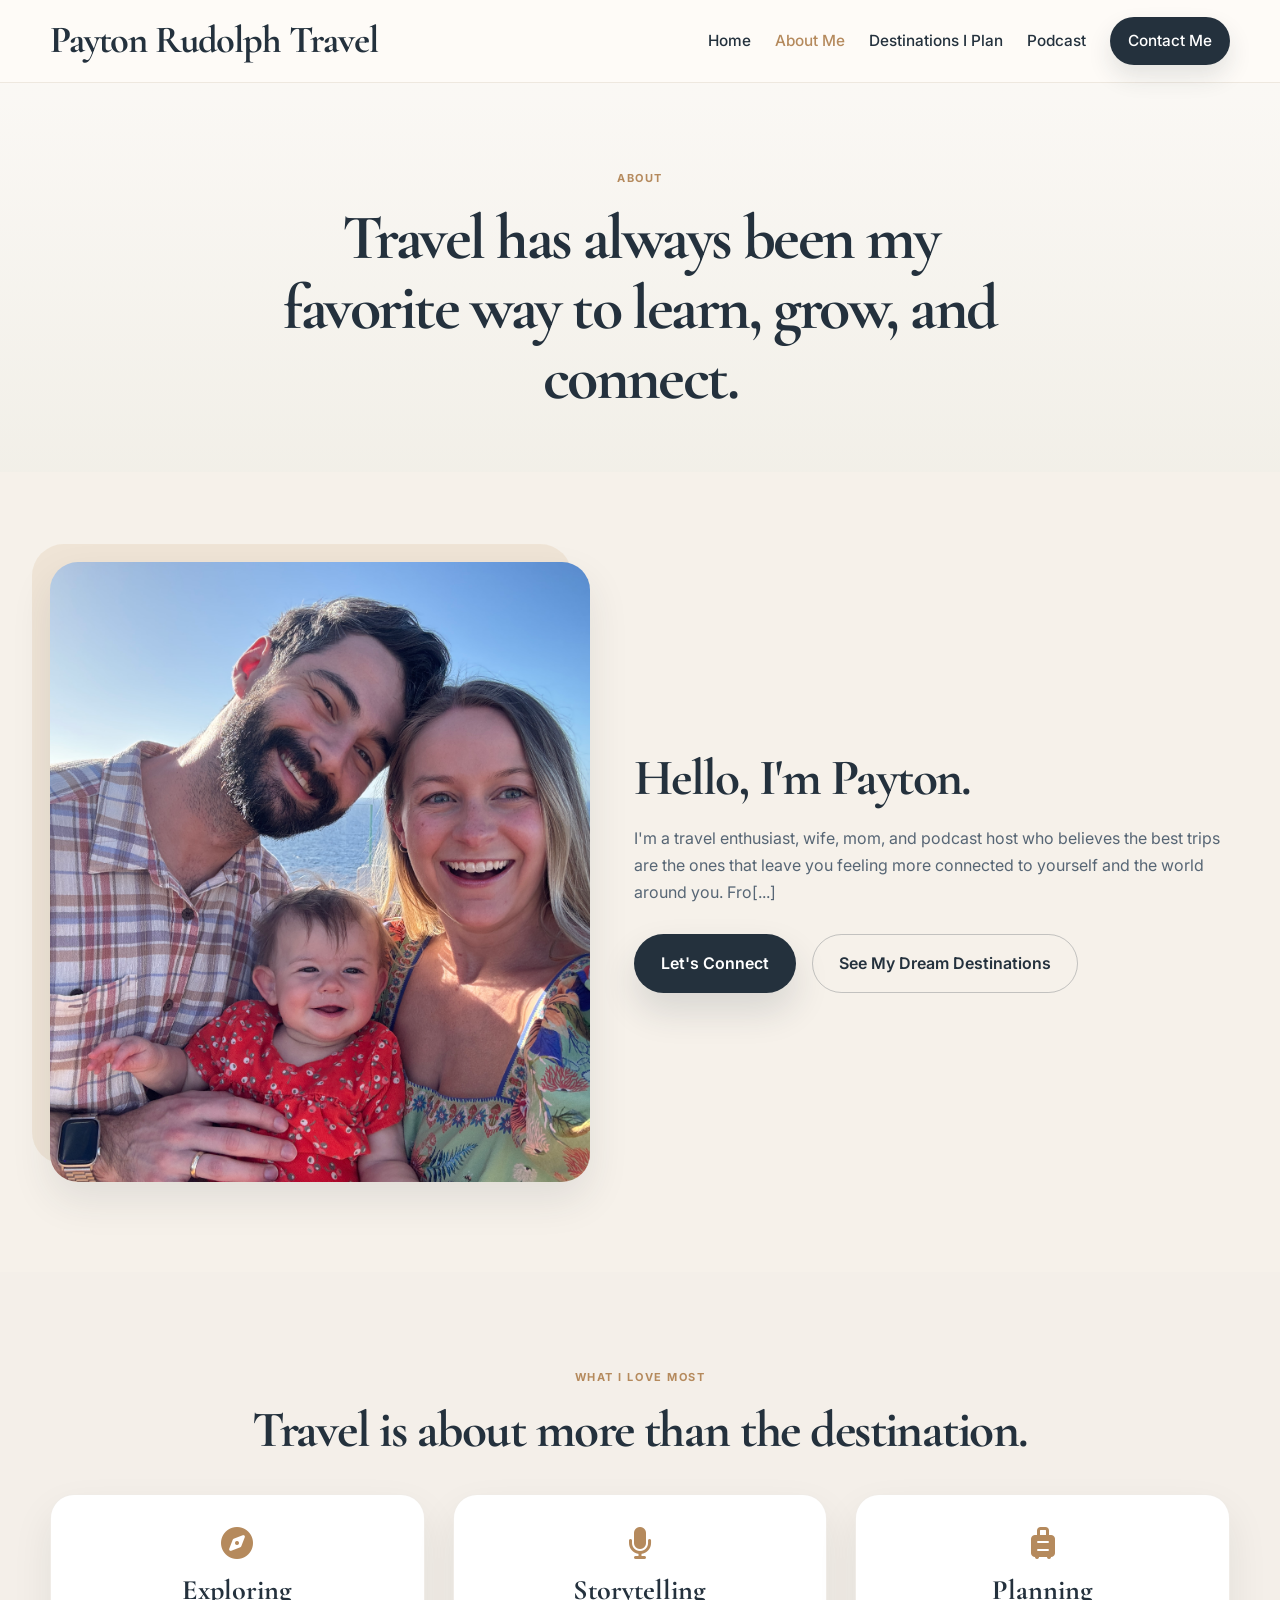
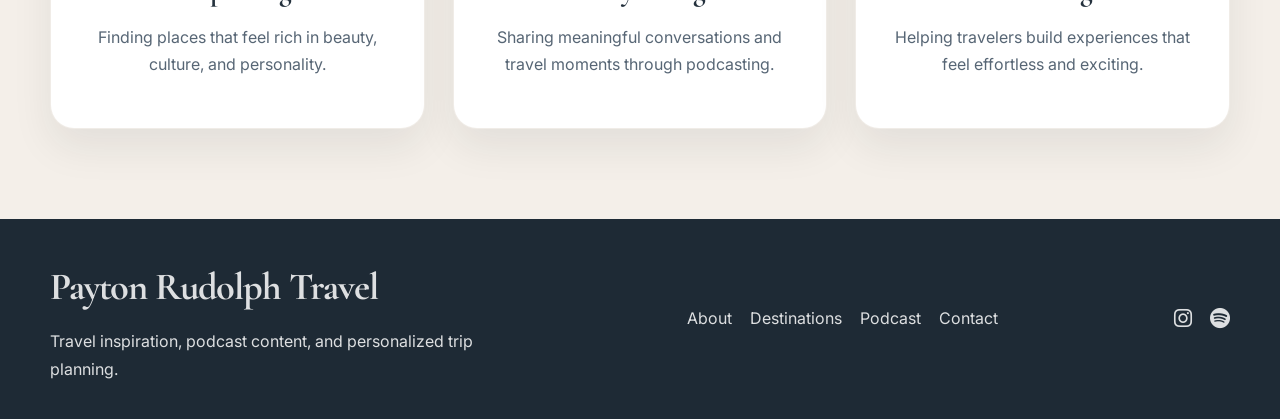
<file: about.html>
<!DOCTYPE html>
<html lang="en">
<head>
    <meta charset="UTF-8">
    <meta name="viewport" content="width=device-width, initial-scale=1.0">
    <title>About Me | Payton Rudolph Travel</title>
    <meta name="description" content="Learn more about Payton, her travel story, and her love for exploring the world." />
    <link rel="preconnect" href="https://fonts.googleapis.com">
    <link rel="preconnect" href="https://fonts.gstatic.com" crossorigin>
    <link href="https://fonts.googleapis.com/css2?family=Cormorant+Garamond:wght@500;600;700&family=Inter:wght@400;500;600;700&display=swap" rel="stylesheet">
    <link rel="stylesheet" href="styles.css">
    <link rel="stylesheet" href="https://cdnjs.cloudflare.com/ajax/libs/font-awesome/6.4.0/css/all.min.css">
</head>
<body>
    <header class="site-header">
        <nav class="navbar container">
            <a href="index.html" class="brand">Payton Rudolph Travel</a>
            <div class="nav-links">
                <a href="index.html">Home</a>
                <a href="about.html" class="active">About Me</a>
                <a href="destinations.html">Destinations I Plan</a>
                <a href="podcast.html">Podcast</a>
                <a href="contact.html" class="nav-cta">Contact Me</a>
            </div>
        </nav>
    </header>

    <main>
        <section class="page-hero">
            <div class="container narrow">
                <span class="eyebrow">About</span>
                <h1>Travel has always been my favorite way to learn, grow, and connect.</h1>
            </div>
        </section>

        <section class="section">
            <div class="container about-layout">
                <div class="about-photo-wrap">
                    <img src="CDB136E4-E88C-43CC-B14D-B1285104ED18.jpeg" alt="Payton traveling" class="about-photo">
                </div>
                <div class="about-copy">
                    <h2>Hello, I'm Payton.</h2>
                    <p>I'm a travel enthusiast, wife, mom, and podcast host who believes the best trips are the ones that leave you feeling more connected to yourself and the world around you. Fro[...]
                    <div class="mini-cta-row">
                        <a href="contact.html" class="button primary">Let's Connect</a>
                        <a href="destinations.html" class="button secondary">See My Dream Destinations</a>
                    </div>
                </div>
            </div>
        </section>

        <section class="section soft-bg">
            <div class="container">
                <div class="section-heading center">
                    <span class="eyebrow">What I love most</span>
                    <h2>Travel is about more than the destination.</h2>
                </div>
                <div class="card-grid three-up">
                    <div class="info-card">
                        <i class="fas fa-compass"></i>
                        <h3>Exploring</h3>
                        <p>Finding places that feel rich in beauty, culture, and personality.</p>
                    </div>
                    <div class="info-card">
                        <i class="fas fa-microphone"></i>
                        <h3>Storytelling</h3>
                        <p>Sharing meaningful conversations and travel moments through podcasting.</p>
                    </div>
                    <div class="info-card">
                        <i class="fas fa-suitcase-rolling"></i>
                        <h3>Planning</h3>
                        <p>Helping travelers build experiences that feel effortless and exciting.</p>
                    </div>
                </div>
            </div>
        </section>
    </main>

    <footer class="site-footer">
        <div class="container footer-inner">
            <div>
                <a href="index.html" class="brand">Payton Rudolph Travel</a>
                <p>Travel inspiration, podcast content, and personalized trip planning.</p>
            </div>
            <div class="footer-links">
                <a href="about.html">About</a>
                <a href="destinations.html">Destinations</a>
                <a href="podcast.html">Podcast</a>
                <a href="contact.html">Contact</a>
            </div>
            <div class="footer-social">
                <a href="https://www.instagram.com/travelwithpayton/" target="_blank" aria-label="Instagram"><i class="fab fa-instagram"></i></a>
                <a href="https://open.spotify.com/show/033MryGVSeMz9yE6LJ3EoC" target="_blank" aria-label="Spotify"><i class="fab fa-spotify"></i></a>
            </div>
        </div>
    </footer>
</body>
</html>
</file>
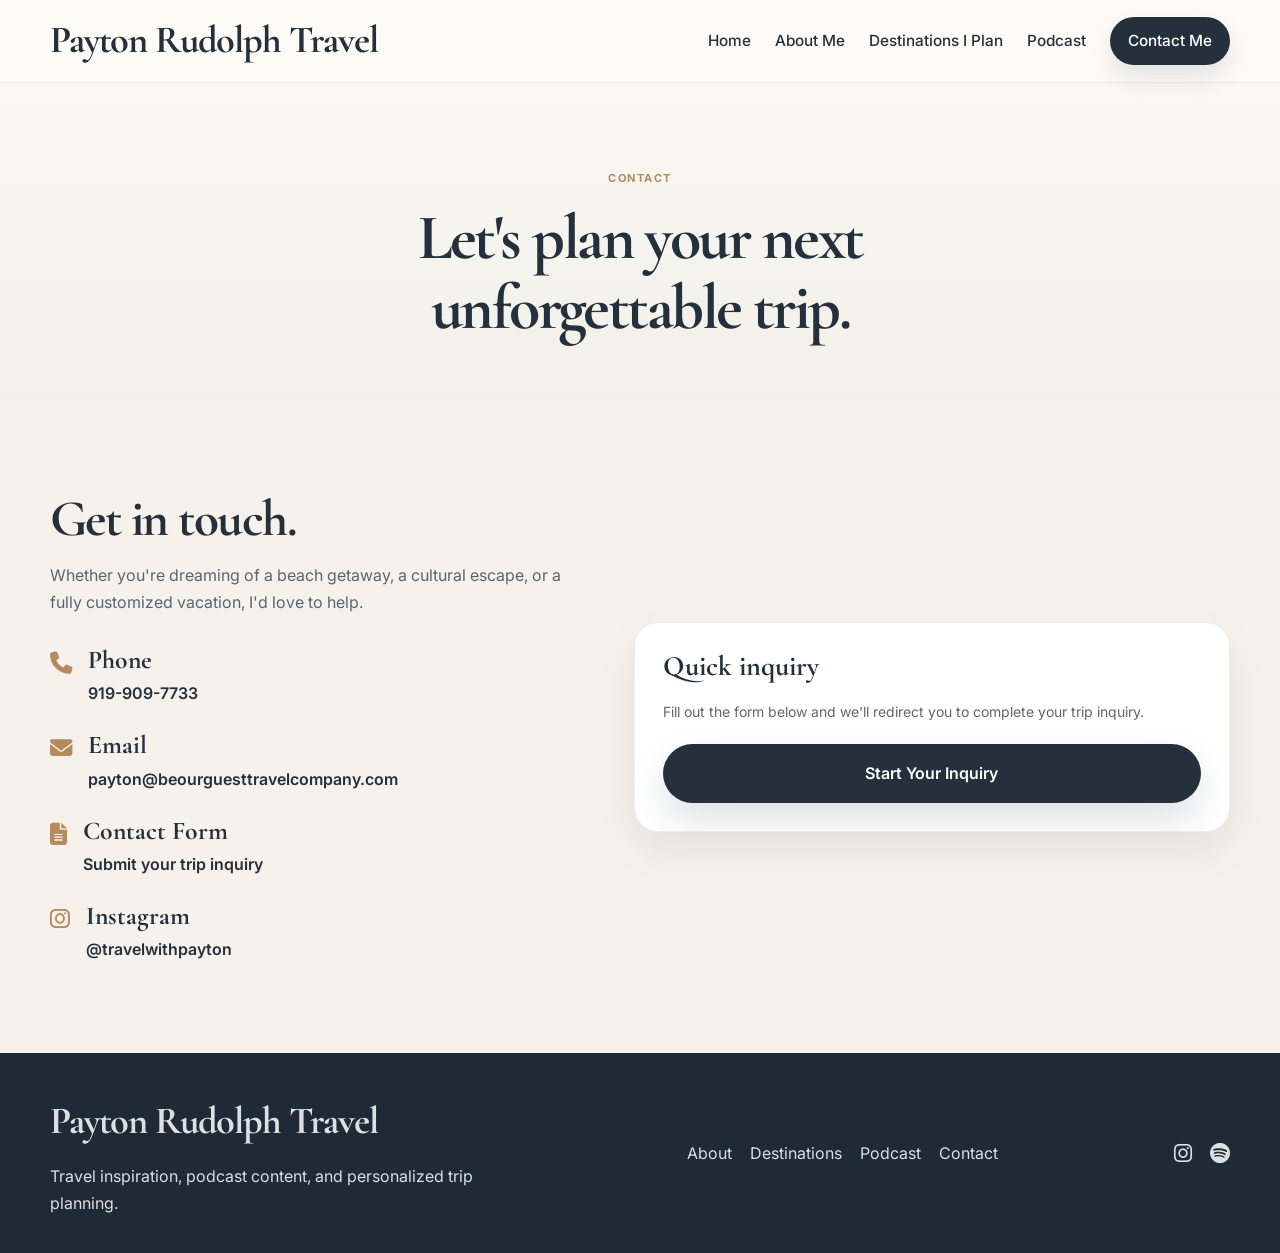
<file: contact.html>
<!DOCTYPE html>
<html lang="en">
<head>
    <meta charset="UTF-8">
    <meta name="viewport" content="width=device-width, initial-scale=1.0">
    <title>Contact Me | Payton Rudolph Travel</title>
    <meta name="description" content="Reach out to Payton to ask about travel planning, podcast collaborations, or your next getaway." />
    <link rel="preconnect" href="https://fonts.googleapis.com">
    <link rel="preconnect" href="https://fonts.gstatic.com" crossorigin>
    <link href="https://fonts.googleapis.com/css2?family=Cormorant+Garamond:wght@500;600;700&family=Inter:wght@400;500;600;700&display=swap" rel="stylesheet">
    <link rel="stylesheet" href="styles.css">
    <link rel="stylesheet" href="https://cdnjs.cloudflare.com/ajax/libs/font-awesome/6.4.0/css/all.min.css">
</head>
<body>
    <header class="site-header">
        <nav class="navbar container">
            <a href="index.html" class="brand">Payton Rudolph Travel</a>
            <div class="nav-links">
                <a href="index.html">Home</a>
                <a href="about.html">About Me</a>
                <a href="destinations.html">Destinations I Plan</a>
                <a href="podcast.html">Podcast</a>
                <a href="contact.html" class="nav-cta active">Contact Me</a>
            </div>
        </nav>
    </header>

    <main>
        <section class="page-hero">
            <div class="container narrow">
                <span class="eyebrow">Contact</span>
                <h1>Let's plan your next unforgettable trip.</h1>
            </div>
        </section>

        <section class="section">
            <div class="container contact-layout">
                <div class="contact-copy">
                    <h2>Get in touch.</h2>
                    <p>Whether you're dreaming of a beach getaway, a cultural escape, or a fully customized vacation, I'd love to help.</p>
                    <div class="contact-methods">
                        <div class="contact-item">
                            <i class="fas fa-phone"></i>
                            <div>
                                <h3>Phone</h3>
                                <a href="tel:919-909-7733">919-909-7733</a>
                            </div>
                        </div>
                        <div class="contact-item">
                            <i class="fas fa-envelope"></i>
                            <div>
                                <h3>Email</h3>
                                <a href="mailto:payton@beourguesttravelcompany.com">payton@beourguesttravelcompany.com</a>
                            </div>
                        </div>
                        <div class="contact-item">
                            <i class="fas fa-file-alt"></i>
                            <div>
                                <h3>Contact Form</h3>
                                <a href="https://app.tern.travel/public/forms/goMi2HeTKcY20lqWr1fBxg/responses/new" target="_blank">Submit your trip inquiry</a>
                            </div>
                        </div>
                        <div class="contact-item">
                            <i class="fab fa-instagram"></i>
                            <div>
                                <h3>Instagram</h3>
                                <a href="https://www.instagram.com/travelwithpayton/" target="_blank">@travelwithpayton</a>
                            </div>
                        </div>
                    </div>
                </div>

                <div class="contact-card">
                    <h3>Quick inquiry</h3>
                    <p style="margin-bottom: 20px; font-size: 14px; color: #666;">Fill out the form below and we'll redirect you to complete your trip inquiry.</p>
                    <a href="https://app.tern.travel/public/forms/goMi2HeTKcY20lqWr1fBxg/responses/new" target="_blank" class="button primary full" style="display: inline-block; width: 100%; text-align: center;">Start Your Inquiry</a>
                </div>
            </div>
        </section>
    </main>

    <footer class="site-footer">
        <div class="container footer-inner">
            <div>
                <a href="index.html" class="brand">Payton Rudolph Travel</a>
                <p>Travel inspiration, podcast content, and personalized trip planning.</p>
            </div>
            <div class="footer-links">
                <a href="about.html">About</a>
                <a href="destinations.html">Destinations</a>
                <a href="podcast.html">Podcast</a>
                <a href="contact.html">Contact</a>
            </div>
            <div class="footer-social">
                <a href="https://www.instagram.com/travelwithpayton/" target="_blank" aria-label="Instagram"><i class="fab fa-instagram"></i></a>
                <a href="https://open.spotify.com/show/033MryGVSeMz9yE6LJ3EoC" target="_blank" aria-label="Spotify"><i class="fab fa-spotify"></i></a>
            </div>
        </div>
    </footer>
</body>
</html>
</file>
<file: styles.css>
:root {
    --sand: #f6f1ea;
    --paper: #fffdf9;
    --card: #ffffff;
    --text: #24313d;
    --muted: #576675;
    --sage: #dfe8df;
    --sage-dark: #88a28f;
    --gold: #d6b48f;
    --gold-deep: #b58a5d;
    --line: #eadfcf;
    --shadow: rgba(30, 35, 40, 0.08);
}

* { box-sizing: border-box; }

html {
    scroll-behavior: smooth;
}

body {
    margin: 0;
    font-family: 'Inter', sans-serif;
    background: var(--sand);
    color: var(--text);
    line-height: 1.7;
}

img {
    max-width: 100%;
    display: block;
}

a {
    text-decoration: none;
    color: inherit;
}

button, input, textarea {
    font: inherit;
}

.container {
    width: min(1180px, calc(100% - 32px));
    margin: 0 auto;
}

.section {
    padding: 90px 0;
}

.soft-bg {
    background: #f4efe9;
}

.narrow {
    max-width: 760px;
}

.eyebrow {
    display: inline-block;
    letter-spacing: 0.14em;
    text-transform: uppercase;
    font-size: 11px;
    font-weight: 700;
    color: var(--gold-deep);
    margin-bottom: 15px;
}

h1, h2, h3 {
    font-family: 'Cormorant Garamond', serif;
    color: var(--text);
    line-height: 1.1;
    margin: 0 0 18px;
}

h1 {
    font-size: clamp(3rem, 5vw, 5rem);
    letter-spacing: -0.04em;
}

h2 {
    font-size: clamp(2.3rem, 4vw, 3.2rem);
    letter-spacing: -0.03em;
}

h3 {
    font-size: clamp(1.7rem, 2.2vw, 2.2rem);
}

p {
    margin: 0 0 18px;
    color: var(--muted);
}

.site-header {
    position: sticky;
    top: 0;
    z-index: 30;
    background: rgba(255, 253, 249, 0.85);
    backdrop-filter: blur(10px);
    border-bottom: 1px solid rgba(182, 162, 136, 0.22);
}

.navbar {
    display: flex;
    align-items: center;
    justify-content: space-between;
    min-height: 82px;
}

.brand {
    font-family: 'Cormorant Garamond', serif;
    font-size: clamp(2rem, 3vw, 2.5rem);
    font-weight: 700;
    color: var(--text);
    letter-spacing: -0.03em;
}

.nav-links {
    display: flex;
    align-items: center;
    gap: 24px;
    flex-wrap: wrap;
}

.nav-links a {
    color: var(--text);
    font-size: 0.96rem;
    font-weight: 500;
    position: relative;
}

.nav-links a.active,
.nav-links a:hover {
    color: var(--gold-deep);
}

.nav-cta {
    padding: 11px 18px;
    border-radius: 999px;
    background: var(--text);
    color: white !important;
    box-shadow: 0 12px 24px rgba(36, 49, 61, 0.12);
}

.hero {
    background: linear-gradient(135deg, rgba(255,255,255,0.4), rgba(223,232,223,0.2));
    padding: 72px 0 60px;
}

.hero-grid {
    display: grid;
    grid-template-columns: 1.1fr 0.9fr;
    align-items: center;
    gap: 44px;
}

.hero-copy p {
    font-size: 1.1rem;
    max-width: 620px;
}

.hero-actions,
.mini-cta-row {
    display: flex;
    align-items: center;
    gap: 16px;
    flex-wrap: wrap;
    margin-top: 28px;
}

.button {
    display: inline-flex;
    align-items: center;
    justify-content: center;
    border-radius: 999px;
    padding: 15px 26px;
    font-weight: 600;
    transition: 0.2s ease;
    border: 1px solid transparent;
}

.button:hover {
    transform: translateY(-2px);
}

.button.primary {
    background: var(--text);
    color: white;
    box-shadow: 0 18px 36px rgba(36, 49, 61, 0.14);
}

.button.secondary {
    background: transparent;
    color: var(--text);
    border-color: rgba(36, 49, 61, 0.25);
}

.button.full {
    width: 100%;
}

.trust-list {
    list-style: none;
    padding: 0;
    margin: 26px 0 0;
    display: flex;
    flex-wrap: wrap;
    gap: 18px;
    color: var(--muted);
    font-size: 0.94rem;
}

.trust-list li {
    position: relative;
    padding-left: 20px;
}

.trust-list li::before {
    content: '•';
    position: absolute;
    left: 0;
    color: var(--gold-deep);
    font-weight: 700;
}

.hero-image-card {
    position: relative;
}

.hero-image-card::before {
    content: "";
    position: absolute;
    inset: -18px -18px -18px 18px;
    background: rgba(214, 180, 143, 0.18);
    border-radius: 32px;
    z-index: 0;
}

.hero-image-card img {
    position: relative;
    z-index: 1;
    width: 100%;
    min-height: 560px;
    object-fit: cover;
    border-radius: 30px;
    box-shadow: var(--shadow);
}

.section-heading {
    margin-bottom: 36px;
}

.section-heading.center {
    text-align: center;
}

.card-grid {
    display: grid;
    gap: 28px;
}

.three-up {
    grid-template-columns: repeat(3, minmax(0, 1fr));
}

.feature-card,
.destination-card,
.info-card,
.contact-card {
    background: var(--card);
    border-radius: 24px;
    overflow: hidden;
    box-shadow: 0 18px 40px var(--shadow);
    border: 1px solid rgba(182, 162, 136, 0.2);
}

.feature-card img {
    width: 100%;
    height: 260px;
    object-fit: cover;
}

.card-content {
    padding: 24px 24px 28px;
}

.meta {
    font-size: 0.72rem;
    letter-spacing: 0.14em;
    text-transform: uppercase;
    font-weight: 700;
    color: var(--gold-deep);
    margin-bottom: 8px;
}

.card-content h3 {
    font-size: 2rem;
    margin-bottom: 12px;
}

.card-content a,
.text-link {
    color: var(--gold-deep);
    font-weight: 700;
}

.split-layout {
    display: grid;
    grid-template-columns: 1.2fr 0.8fr;
    gap: 40px;
    align-items: center;
}

.bullet-list {
    display: grid;
    gap: 26px;
    margin-top: 32px;
}

.bullet-list > div {
    display: flex;
    gap: 18px;
    align-items: flex-start;
}

.bullet-list i {
    width: 46px;
    height: 46px;
    border-radius: 14px;
    display: grid;
    place-items: center;
    background: rgba(214, 180, 143, 0.18);
    color: var(--gold-deep);
    font-size: 1.15rem;
}

.bullet-list h3 {
    margin-bottom: 6px;
    font-size: 1.8rem;
}

.cta-panel {
    background: var(--paper);
    border: 1px solid rgba(182, 162, 136, 0.26);
    border-radius: 28px;
    padding: 30px 26px;
    box-shadow: 0 16px 34px rgba(36, 49, 61, 0.08);
}

.mini-label {
    color: var(--gold-deep);
    text-transform: uppercase;
    letter-spacing: 0.12em;
    font-size: 11px;
    font-weight: 700;
    margin-bottom: 12px;
}

.cta-panel .button {
    display: flex;
    width: 100%;
    margin-top: 16px;
}

.social-grid {
    display: grid;
    grid-template-columns: repeat(3, minmax(0, 1fr));
    gap: 24px;
}

.social-post,
.reel-card {
    position: relative;
    overflow: hidden;
    border-radius: 24px;
    display: block;
    min-height: 340px;
    box-shadow: 0 18px 36px rgba(36, 49, 61, 0.08);
}

.social-post img,
.reel-card img {
    width: 100%;
    height: 100%;
    object-fit: cover;
    transition: transform 0.3s ease;
}

.social-post:hover img,
.reel-card:hover img {
    transform: scale(1.04);
}

.social-overlay {
    position: absolute;
    inset: auto 0 0 0;
    background: linear-gradient(to top, rgba(18, 24, 30, 0.75), transparent);
    color: white;
    padding: 26px 18px 20px;
    font-weight: 600;
    display: flex;
    align-items: center;
    gap: 10px;
}

.page-hero {
    padding: 80px 0 40px;
    background: linear-gradient(180deg, rgba(255,255,255,0.5), rgba(223,232,223,0.18));
    text-align: center;
}

.about-layout,
.contact-layout,
.podcast-layout {
    display: grid;
    grid-template-columns: 0.95fr 1.05fr;
    gap: 44px;
    align-items: center;
}

.about-photo-wrap {
    position: relative;
}

.about-photo-wrap::before {
    content: "";
    position: absolute;
    inset: -18px 18px 18px -18px;
    background: rgba(214, 180, 143, 0.22);
    border-radius: 32px;
}

.about-photo {
    position: relative;
    width: 100%;
    min-height: 620px;
    object-fit: cover;
    border-radius: 28px;
    box-shadow: 0 18px 40px rgba(36, 49, 61, 0.1);
    z-index: 1;
}

.info-card {
    padding: 32px 24px;
    text-align: center;
}

.info-card i {
    font-size: 2rem;
    color: var(--gold-deep);
    margin-bottom: 16px;
}

.destination-grid {
    display: grid;
    grid-template-columns: repeat(2, minmax(0, 1fr));
    gap: 28px;
}

.destination-card {
    overflow: hidden;
}

.destination-card img {
    width: 100%;
    height: 260px;
    object-fit: cover;
}

.destination-copy {
    padding: 24px;
}

.callout-section {
    text-align: center;
}

.center-row {
    justify-content: center;
}

.podcast-embed {
    border-radius: 28px;
    overflow: hidden;
    box-shadow: 0 18px 40px rgba(36, 49, 61, 0.1);
}

.reel-grid {
    display: grid;
    grid-template-columns: repeat(3, minmax(0, 1fr));
    gap: 22px;
}

.reel-card {
    min-height: 300px;
}

.reel-card span {
    position: absolute;
    inset: auto 14px 14px 14px;
    background: rgba(18,24,30,0.65);
    border-radius: 12px;
    color: white;
    padding: 10px 12px;
    font-size: 0.9rem;
    display: inline-flex;
    align-items: center;
    gap: 8px;
}

.contact-copy h2 {
    margin-bottom: 14px;
}

.contact-methods {
    display: grid;
    gap: 24px;
    margin-top: 30px;
}

.contact-item {
    display: flex;
    gap: 16px;
    align-items: flex-start;
}

.contact-item i {
    color: var(--gold-deep);
    font-size: 1.4rem;
    margin-top: 6px;
}

.contact-item h3 {
    font-size: 1.6rem;
    margin-bottom: 6px;
}

.contact-item a {
    color: var(--text);
    font-weight: 600;
}

.contact-card {
    padding: 28px;
}

.lead-form {
    display: grid;
    gap: 18px;
}

.lead-form label {
    display: grid;
    gap: 8px;
    font-weight: 600;
    color: var(--text);
}

.lead-form input,
.lead-form textarea {
    width: 100%;
    background: #f8f6f3;
    border: 1px solid rgba(36, 49, 61, 0.08);
    border-radius: 12px;
    padding: 14px 16px;
    color: var(--text);
}

.lead-form input:focus,
.lead-form textarea:focus {
    outline: 2px solid rgba(181, 138, 93, 0.2);
    border-color: rgba(181, 138, 93, 0.35);
}

.site-footer {
    background: #1e2a35;
    color: rgba(255,255,255,0.85);
    padding: 36px 0;
}

.footer-inner {
    display: flex;
    align-items: center;
    justify-content: space-between;
    gap: 24px;
    flex-wrap: wrap;
}

.site-footer .brand,
.site-footer p,
.site-footer a {
    color: rgba(255,255,255,0.85);
}

.site-footer p {
    max-width: 460px;
    margin: 8px 0 0;
}

.footer-links,
.footer-social {
    display: flex;
    align-items: center;
    gap: 18px;
    flex-wrap: wrap;
}

.footer-social a {
    font-size: 1.3rem;
}

@media (max-width: 900px) {
    .hero-grid,
    .split-layout,
    .about-layout,
    .contact-layout,
    .podcast-layout {
        grid-template-columns: 1fr;
    }

    .three-up,
    .destination-grid,
    .social-grid,
    .reel-grid {
        grid-template-columns: 1fr;
    }

    .hero-image-card img {
        min-height: 420px;
    }

    .navbar {
        padding: 14px 0;
        align-items: flex-start;
        flex-direction: column;
        gap: 12px;
    }

    .nav-links {
        gap: 14px;
    }
}

@media (max-width: 520px) {
    .button,
    .nav-cta {
        width: 100%;
    }

    .hero-actions,
    .mini-cta-row {
        flex-direction: column;
        align-items: stretch;
    }

    .section {
        padding: 70px 0;
    }
}
</file>
